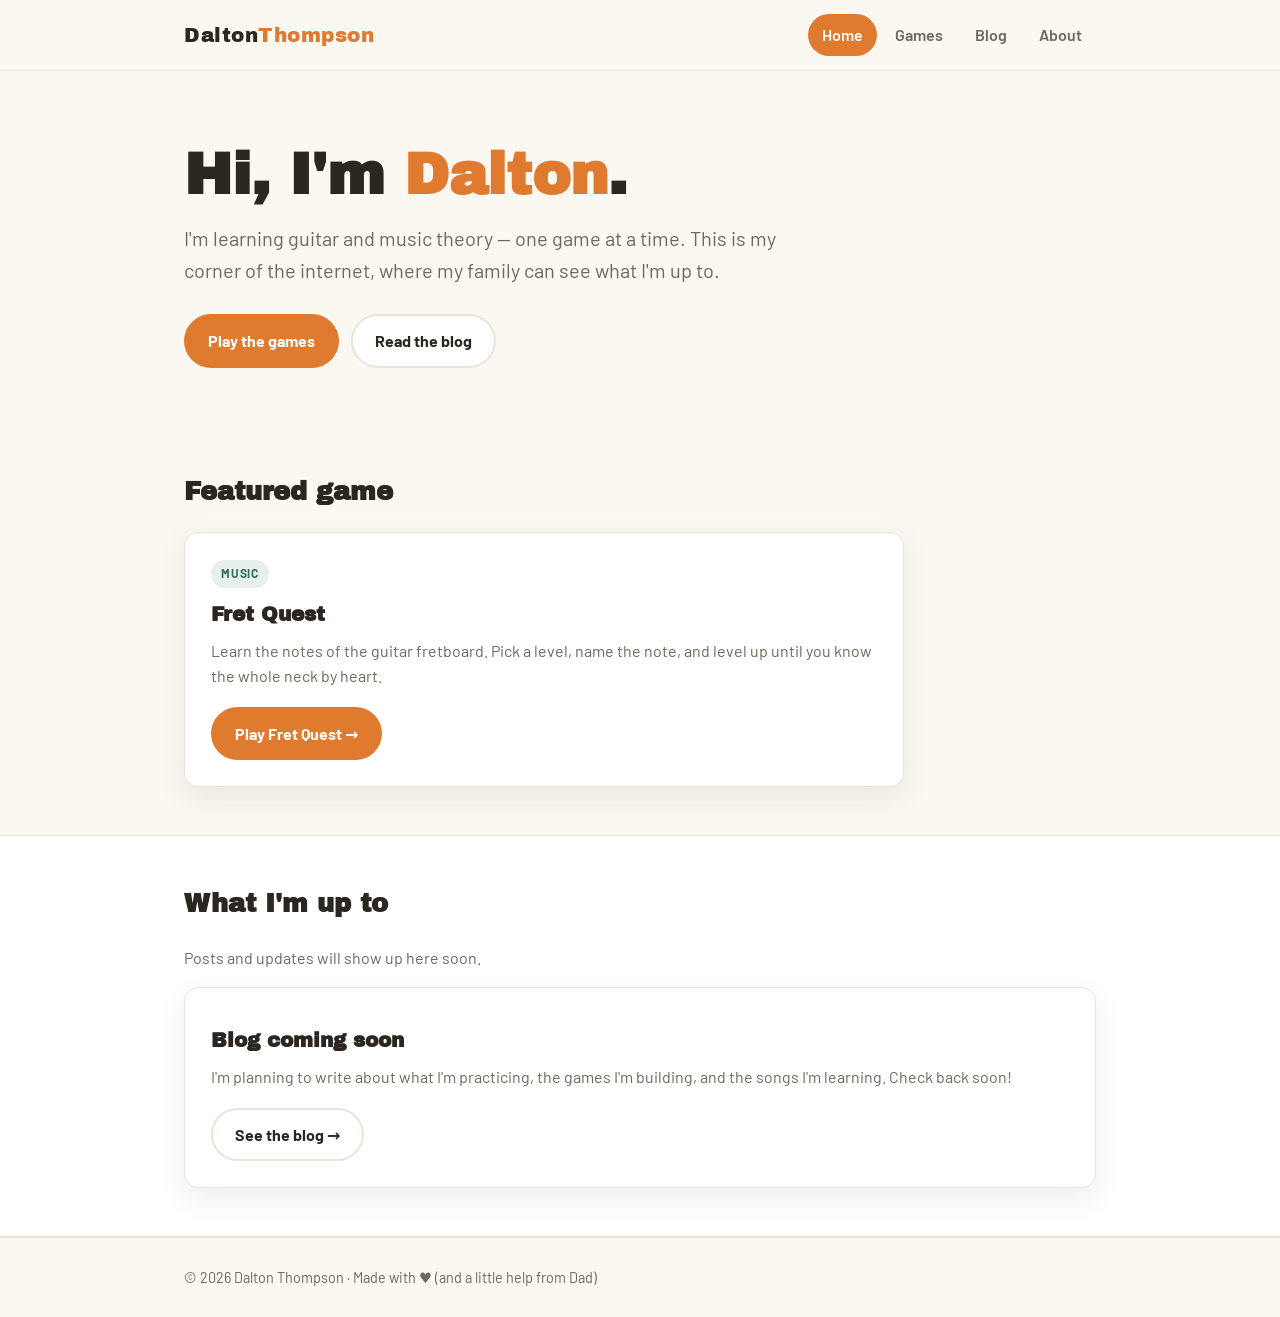
<file: index.html>
<!DOCTYPE html>
<html lang="en">
<head>
  <meta charset="UTF-8" />
  <meta name="viewport" content="width=device-width, initial-scale=1.0" />
  <title>Dalton Thompson — Learning guitar, one game at a time</title>
  <meta name="description" content="The personal site of Dalton Thompson — educational games for learning guitar and music theory, plus a blog." />
  <link rel="preconnect" href="https://fonts.googleapis.com" />
  <link rel="preconnect" href="https://fonts.gstatic.com" crossorigin />
  <link href="https://fonts.googleapis.com/css2?family=Archivo+Black&family=Barlow:wght@400;500;600;700&display=swap" rel="stylesheet" />
  <link rel="stylesheet" href="assets/css/style.css" />
</head>
<body>
  <header class="site-header">
    <div class="container nav-wrap">
      <a class="brand" href="index.html">Dalton<span>Thompson</span></a>
      <nav class="nav" aria-label="Main">
        <a href="index.html" class="active">Home</a>
        <a href="games.html">Games</a>
        <a href="blog.html">Blog</a>
        <a href="about.html">About</a>
      </nav>
    </div>
  </header>

  <main>
    <section class="hero">
      <div class="container">
        <h1>Hi, I'm <span class="accent">Dalton</span>.</h1>
        <p class="lead">I'm learning guitar and music theory — one game at a time. This is my corner of the internet, where my family can see what I'm up to.</p>
        <div class="hero-actions">
          <a class="btn btn-primary" href="games.html">Play the games</a>
          <a class="btn btn-ghost" href="blog.html">Read the blog</a>
        </div>
      </div>
    </section>

    <section class="section">
      <div class="container">
        <h2 class="section-title">Featured game</h2>
        <div class="card card-featured">
          <div class="card-body">
            <span class="tag">Music</span>
            <h3>Fret Quest</h3>
            <p>Learn the notes of the guitar fretboard. Pick a level, name the note, and level up until you know the whole neck by heart.</p>
            <a class="btn btn-primary" href="fret-quest.html">Play Fret Quest →</a>
          </div>
        </div>
      </div>
    </section>

    <section class="section section-alt">
      <div class="container">
        <h2 class="section-title">What I'm up to</h2>
        <p class="muted">Posts and updates will show up here soon.</p>
        <div class="card">
          <div class="card-body">
            <h3>Blog coming soon</h3>
            <p>I'm planning to write about what I'm practicing, the games I'm building, and the songs I'm learning. Check back soon!</p>
            <a class="btn btn-ghost" href="blog.html">See the blog →</a>
          </div>
        </div>
      </div>
    </section>
  </main>

  <footer class="site-footer">
    <div class="container">
      <p>&copy; 2026 Dalton Thompson · Made with ♥ (and a little help from Dad)</p>
    </div>
  </footer>
</body>
</html>
</file>
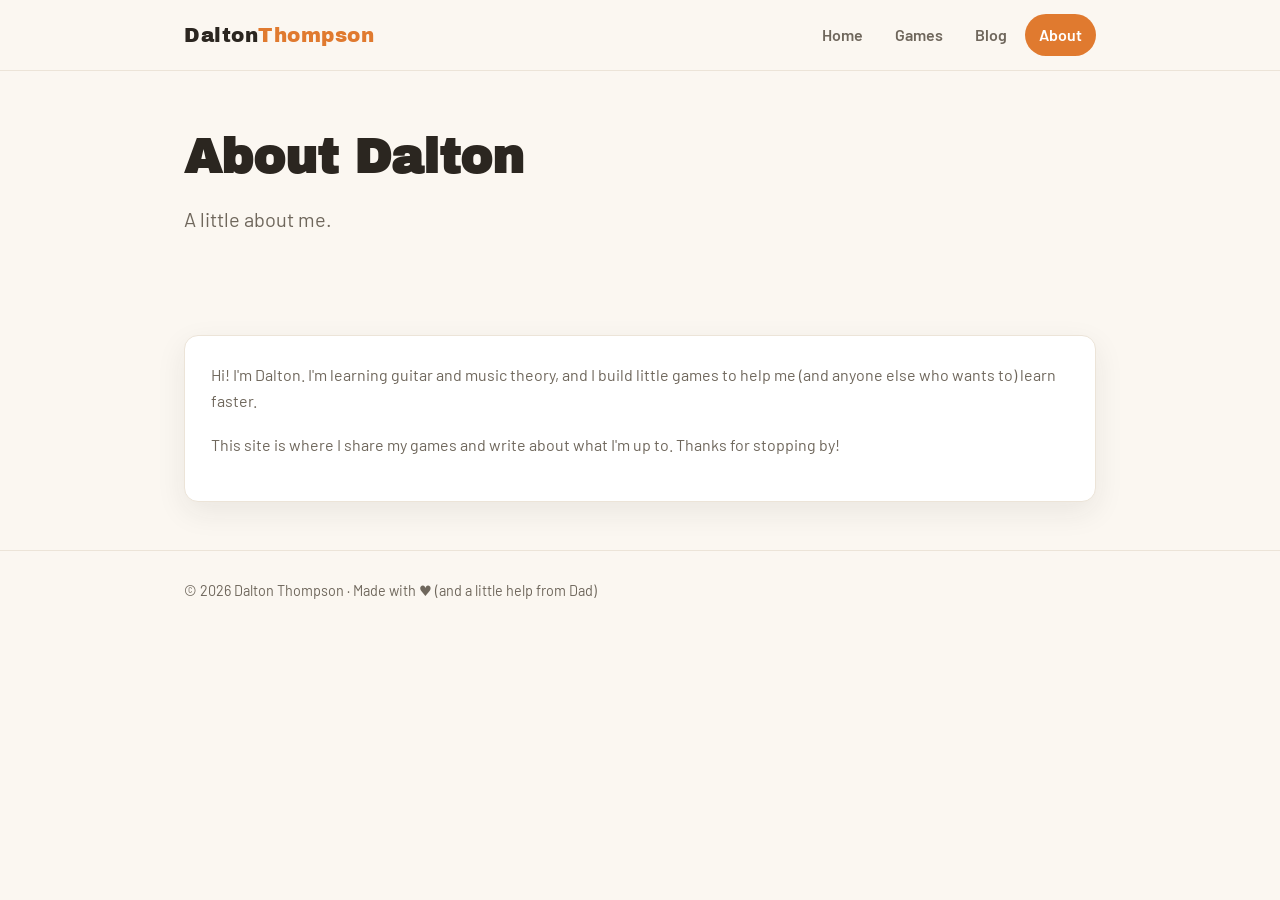
<file: about.html>
<!DOCTYPE html>
<html lang="en">
<head>
  <meta charset="UTF-8" />
  <meta name="viewport" content="width=device-width, initial-scale=1.0" />
  <title>About — Dalton Thompson</title>
  <meta name="description" content="About Dalton Thompson." />
  <link rel="preconnect" href="https://fonts.googleapis.com" />
  <link rel="preconnect" href="https://fonts.gstatic.com" crossorigin />
  <link href="https://fonts.googleapis.com/css2?family=Archivo+Black&family=Barlow:wght@400;500;600;700&display=swap" rel="stylesheet" />
  <link rel="stylesheet" href="assets/css/style.css" />
</head>
<body>
  <header class="site-header">
    <div class="container nav-wrap">
      <a class="brand" href="index.html">Dalton<span>Thompson</span></a>
      <nav class="nav" aria-label="Main">
        <a href="index.html">Home</a>
        <a href="games.html">Games</a>
        <a href="blog.html">Blog</a>
        <a href="about.html" class="active">About</a>
      </nav>
    </div>
  </header>

  <main>
    <section class="page-hero">
      <div class="container">
        <h1>About Dalton</h1>
        <p class="lead">A little about me.</p>
      </div>
    </section>

    <section class="section">
      <div class="container">
        <div class="card">
          <div class="card-body">
            <!-- TODO: Add Dalton's bio here -->
            <p>Hi! I'm Dalton. I'm learning guitar and music theory, and I build little games to help me (and anyone else who wants to) learn faster.</p>
            <p>This site is where I share my games and write about what I'm up to. Thanks for stopping by!</p>
          </div>
        </div>
      </div>
    </section>
  </main>

  <footer class="site-footer">
    <div class="container">
      <p>&copy; 2026 Dalton Thompson · Made with ♥ (and a little help from Dad)</p>
    </div>
  </footer>
</body>
</html>
</file>
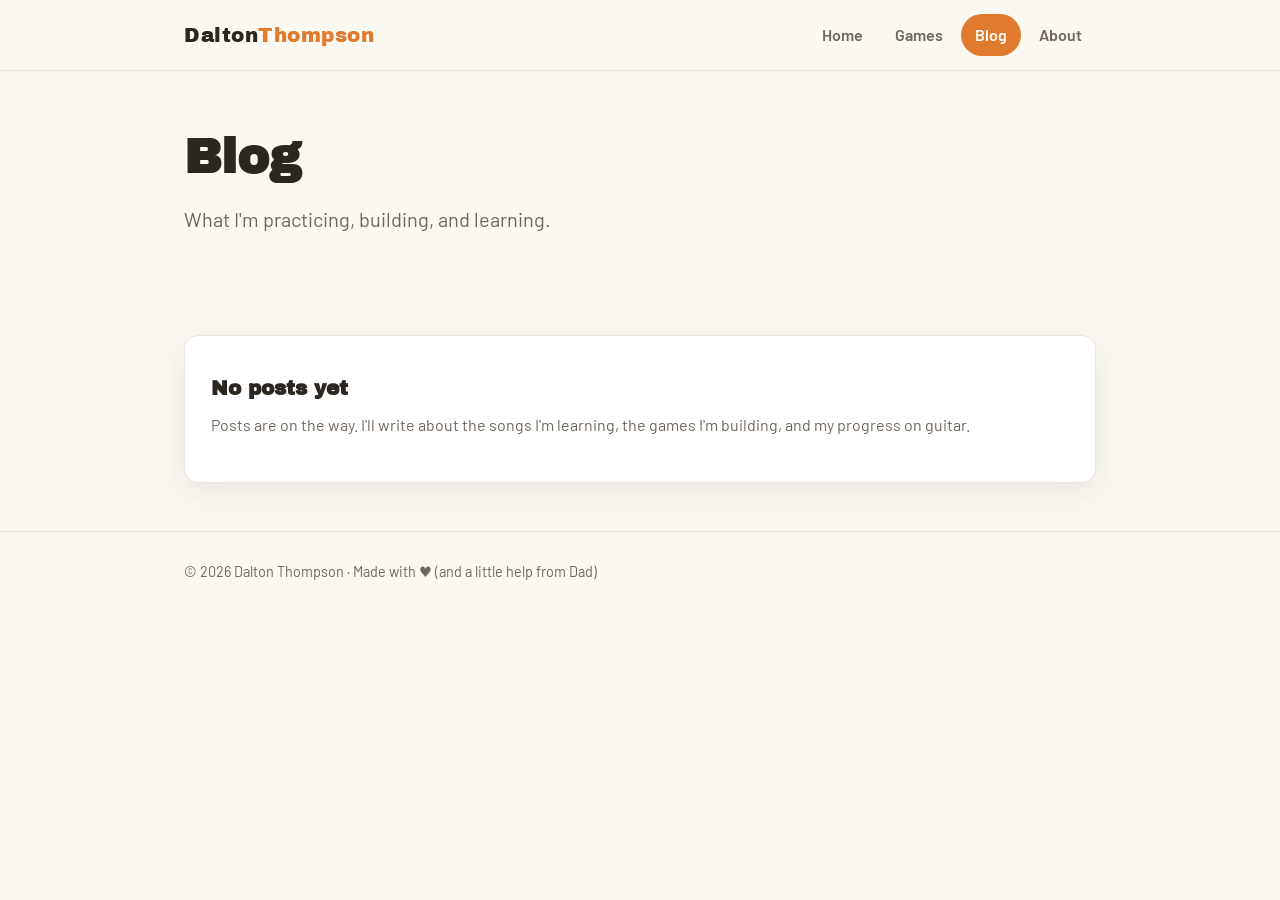
<file: blog.html>
<!DOCTYPE html>
<html lang="en">
<head>
  <meta charset="UTF-8" />
  <meta name="viewport" content="width=device-width, initial-scale=1.0" />
  <title>Blog — Dalton Thompson</title>
  <meta name="description" content="Posts and updates from Dalton." />
  <link rel="preconnect" href="https://fonts.googleapis.com" />
  <link rel="preconnect" href="https://fonts.gstatic.com" crossorigin />
  <link href="https://fonts.googleapis.com/css2?family=Archivo+Black&family=Barlow:wght@400;500;600;700&display=swap" rel="stylesheet" />
  <link rel="stylesheet" href="assets/css/style.css" />
</head>
<body>
  <header class="site-header">
    <div class="container nav-wrap">
      <a class="brand" href="index.html">Dalton<span>Thompson</span></a>
      <nav class="nav" aria-label="Main">
        <a href="index.html">Home</a>
        <a href="games.html">Games</a>
        <a href="blog.html" class="active">Blog</a>
        <a href="about.html">About</a>
      </nav>
    </div>
  </header>

  <main>
    <section class="page-hero">
      <div class="container">
        <h1>Blog</h1>
        <p class="lead">What I'm practicing, building, and learning.</p>
      </div>
    </section>

    <section class="section">
      <div class="container">
        <div class="card">
          <div class="card-body">
            <h3>No posts yet</h3>
            <p>Posts are on the way. I'll write about the songs I'm learning, the games I'm building, and my progress on guitar.</p>
          </div>
        </div>
      </div>
    </section>
  </main>

  <footer class="site-footer">
    <div class="container">
      <p>&copy; 2026 Dalton Thompson · Made with ♥ (and a little help from Dad)</p>
    </div>
  </footer>
</body>
</html>
</file>
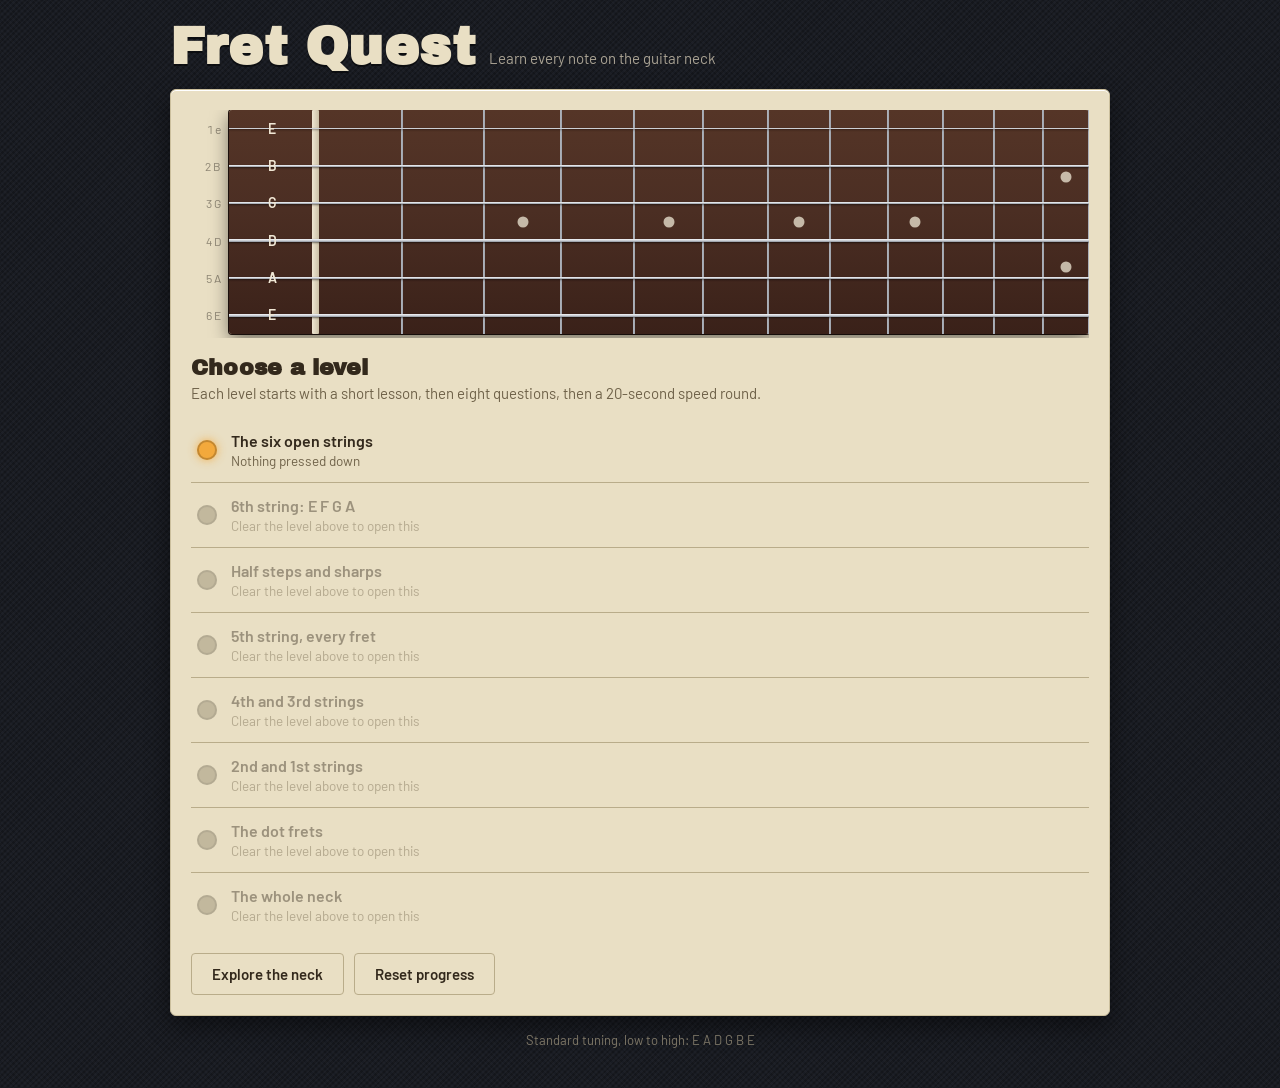
<file: fret-quest.html>
<!DOCTYPE html>
<html lang="en">
<head>
<meta charset="utf-8">
<meta name="viewport" content="width=device-width, initial-scale=1">
<title>Fret Quest</title>
<link rel="preconnect" href="https://fonts.googleapis.com">
<link rel="preconnect" href="https://fonts.gstatic.com" crossorigin>
<link href="https://fonts.googleapis.com/css2?family=Archivo+Black&family=Barlow:wght@400;500;600&display=swap" rel="stylesheet">
<style>
  :root{
    --tolex:#191c23;
    --tolex-2:#22262f;
    --panel:#e9dfc4;
    --panel-ink:#33291c;
    --panel-line:#b9ac8a;
    --board:#4b2e23;
    --board-deep:#3a2119;
    --fretwire:#c8ccd4;
    --string:#d8dbe0;
    --inlay:#efe8d6;
    --jewel:#f3a93c;
    --go:#74b95a;
    --red:#d6503f;
    --display:"Archivo Black", Impact, "Franklin Gothic Bold", "Arial Narrow", sans-serif;
    --body:"Barlow", "Avenir Next", "Segoe UI", system-ui, sans-serif;
  }
  *{box-sizing:border-box}
  html,body{margin:0;padding:0}
  body{
    font-family:var(--body);
    background:var(--tolex);
    background-image:
      repeating-linear-gradient(45deg, rgba(255,255,255,.018) 0 2px, transparent 2px 4px),
      repeating-linear-gradient(-45deg, rgba(0,0,0,.22) 0 2px, transparent 2px 4px);
    color:var(--panel);
    min-height:100vh;
    padding:18px 14px 40px;
    -webkit-text-size-adjust:100%;
  }
  .wrap{max-width:940px;margin:0 auto}

  /* ---------- masthead ---------- */
  .mast{display:flex;align-items:baseline;gap:14px;flex-wrap:wrap;margin-bottom:14px}
  .mast h1{
    font-family:var(--display);
    font-size:clamp(30px,7vw,52px);
    letter-spacing:.01em;
    margin:0;color:var(--panel);
    text-shadow:0 2px 0 rgba(0,0,0,.5);
  }
  .mast p{margin:0;color:#a9a293;font-size:15px}

  /* ---------- panel ---------- */
  .panel{
    background:var(--panel);
    color:var(--panel-ink);
    border-radius:6px;
    padding:20px;
    box-shadow:0 1px 0 #fff inset, 0 10px 24px rgba(0,0,0,.45);
    border:1px solid #cbbf9d;
  }
  .panel h2{font-family:var(--display);font-size:22px;margin:0 0 4px;letter-spacing:.01em}
  .panel .sub{margin:0 0 16px;color:#6f6249;font-size:15px}

  /* ---------- level list ---------- */
  .levels{list-style:none;margin:0;padding:0}
  .levels li + li{border-top:1px solid var(--panel-line)}
  .lvl{
    width:100%;display:flex;align-items:center;gap:14px;
    background:none;border:0;padding:13px 6px;text-align:left;
    font:inherit;color:inherit;cursor:pointer;border-radius:4px;
  }
  .lvl:hover:not(:disabled){background:rgba(0,0,0,.05)}
  .lvl:disabled{cursor:default;opacity:.42}
  .jewel{
    width:20px;height:20px;border-radius:50%;flex:none;
    background:#8d8368;
    box-shadow:0 0 0 2px rgba(0,0,0,.25) inset;
  }
  .jewel.lit{background:var(--jewel);box-shadow:0 0 0 2px rgba(0,0,0,.2) inset,0 0 10px rgba(243,169,60,.85)}
  .jewel.done{background:var(--go);box-shadow:0 0 0 2px rgba(0,0,0,.2) inset,0 0 10px rgba(116,185,90,.7)}
  .lvl-text{flex:1;min-width:0}
  .lvl-name{font-weight:600;font-size:16px}
  .lvl-note{font-size:13.5px;color:#6f6249}
  .stars{font-size:14px;letter-spacing:2px;color:var(--jewel);flex:none}
  .stars .off{color:#c3b795}

  /* ---------- buttons ---------- */
  .btn{
    font:inherit;font-weight:600;font-size:15px;
    padding:11px 20px;border-radius:4px;cursor:pointer;
    border:1px solid #2b2317;background:#33291c;color:var(--panel);
  }
  .btn:hover{background:#453824}
  .btn.light{background:transparent;color:var(--panel-ink);border-color:var(--panel-line)}
  .btn.light:hover{background:rgba(0,0,0,.06)}
  .btn.amber{background:var(--jewel);color:#3a2a10;border-color:#c2831f}
  .btn.amber:hover{background:#f7bb5c}
  .row{display:flex;gap:10px;flex-wrap:wrap;margin-top:16px}
  :focus-visible{outline:3px solid var(--jewel);outline-offset:2px}

  /* ---------- neck ---------- */
  .neck-scroll{overflow-x:auto;overflow-y:hidden;padding-bottom:4px}
  .neck-wrap{display:flex;gap:8px;align-items:stretch;margin:0 auto}
  .snames{display:flex;flex-direction:column;flex:none;width:30px}
  .snames span{
    flex:1;display:flex;align-items:center;justify-content:flex-end;
    font-size:12px;color:#8e8674;font-variant-numeric:tabular-nums;
  }
  .neck{
    position:relative;flex:1;height:clamp(168px,33vw,224px);
    background:linear-gradient(180deg,#553527 0%,var(--board) 45%,var(--board-deep) 100%);
    border-radius:3px;
    box-shadow:0 6px 18px rgba(0,0,0,.5), 0 0 0 1px #241611;
  }
  .fretwire{position:absolute;top:0;bottom:0;width:2px;background:linear-gradient(90deg,#8e939c,var(--fretwire),#7f848d)}
  .nut{position:absolute;top:0;bottom:0;width:7px;background:linear-gradient(90deg,#efe6d2,#cbc0a6);border-radius:1px}
  .inlay{position:absolute;width:11px;height:11px;border-radius:50%;background:var(--inlay);opacity:.75;transform:translate(-50%,-50%);pointer-events:none}
  .stringline{position:absolute;left:0;right:0;background:linear-gradient(180deg,#f2f4f7,var(--string) 40%,#8d929b);pointer-events:none;box-shadow:0 1px 2px rgba(0,0,0,.5)}
  .cell{
    position:absolute;background:transparent;border:0;padding:0;margin:0;
    cursor:pointer;color:#fff;font:inherit;font-weight:600;
    display:flex;align-items:center;justify-content:center;
  }
  .neck.static .cell{cursor:default}
  .dotmark{
    width:min(30px,74%);aspect-ratio:1;border-radius:50%;
    display:flex;align-items:center;justify-content:center;
    font-size:13px;line-height:1;opacity:0;transform:scale(.6);
    transition:opacity .13s, transform .13s;
  }
  @media (prefers-reduced-motion:reduce){.dotmark{transition:none}}
  .cell:hover .dotmark{opacity:.3;transform:scale(1);background:#fff}
  .neck.static .cell:hover .dotmark{opacity:0}
  .cell.open .dotmark{background:none;opacity:1;transform:none;color:#f0e7d5;font-size:14px}
  .cell.on .dotmark{opacity:1;transform:scale(1);background:#fff;color:#2a1a12}
  .cell.target .dotmark{opacity:1;transform:scale(1);background:var(--jewel);color:#3a2a10;box-shadow:0 0 14px rgba(243,169,60,.9)}
  .cell.good .dotmark{opacity:1;transform:scale(1);background:var(--go);color:#123008;box-shadow:0 0 14px rgba(116,185,90,.8)}
  .cell.bad .dotmark{opacity:1;transform:scale(1);background:var(--red);color:#fff;animation:nudge .3s}
  .cell.alt .dotmark{opacity:1;transform:scale(1);background:rgba(116,185,90,.28);color:#eafce2;box-shadow:0 0 0 2px var(--go) inset}
  @keyframes nudge{0%,100%{translate:0}25%{translate:-4px}75%{translate:4px}}
  @media (prefers-reduced-motion:reduce){.cell.bad .dotmark{animation:none}}

  /* ---------- play HUD ---------- */
  .hud{display:flex;align-items:center;gap:12px;flex-wrap:wrap;margin-bottom:12px}
  .hud .where{font-weight:600;font-size:15px;flex:1;min-width:140px}
  .pips{display:flex;gap:5px}
  .pip{width:9px;height:9px;border-radius:50%;background:#c3b795}
  .pip.hit{background:var(--go)}
  .pip.miss{background:var(--red)}
  .pip.now{background:var(--jewel);box-shadow:0 0 8px rgba(243,169,60,.8)}
  .tally{font-weight:600;font-variant-numeric:tabular-nums}

  .ask{
    font-family:var(--display);font-size:clamp(21px,4.6vw,30px);
    margin:14px 0 4px;line-height:1.15;
  }
  .ask small{font-family:var(--body);font-weight:500;font-size:15px;display:block;color:#6f6249;margin-top:5px;letter-spacing:0}
  .verdict{min-height:24px;font-weight:600;font-size:16px;margin:8px 0 0}
  .verdict.good{color:#3d7a26}
  .verdict.bad{color:#a83527}

  .choices{display:flex;gap:10px;flex-wrap:wrap;margin-top:14px}
  .choice{
    font:inherit;font-weight:600;font-size:19px;min-width:66px;
    padding:13px 16px;cursor:pointer;
    background:#33291c;color:var(--panel);border:1px solid #2b2317;border-radius:4px;
  }
  .choice:hover:not(:disabled){background:#453824}
  .choice.good{background:var(--go);color:#12300a;border-color:#4d8c36}
  .choice.bad{background:var(--red);color:#fff;border-color:#a83527}
  .choice:disabled{cursor:default}

  .timerbar{height:8px;background:#cfc3a2;border-radius:4px;overflow:hidden;margin-top:12px}
  .timerbar i{display:block;height:100%;background:var(--jewel);width:100%}

  .lesson ul{margin:0 0 4px;padding-left:20px;line-height:1.65}
  .lesson li{margin-bottom:6px}
  .lesson b{background:rgba(243,169,60,.35);padding:0 3px;border-radius:2px}

  .bigscore{font-family:var(--display);font-size:44px;margin:6px 0}
  .starline{font-size:34px;letter-spacing:6px;color:var(--jewel)}
  .starline .off{color:#c3b795}
  .hidden{display:none !important}
  footer{margin-top:16px;color:#7d7666;font-size:13px;text-align:center}
</style>
</head>
<body>
<div class="wrap">

  <div class="mast">
    <h1>Fret Quest</h1>
    <p>Learn every note on the guitar neck</p>
  </div>

  <!-- MAP -->
  <section id="screen-map" class="panel">
    <div id="mapNeck" style="margin-bottom:18px"></div>
    <h2>Choose a level</h2>
    <p class="sub">Each level starts with a short lesson, then eight questions, then a 20-second speed round.</p>
    <ul class="levels" id="levelList"></ul>
    <div class="row">
      <button class="btn light" id="btnExplore">Explore the neck</button>
      <button class="btn light" id="btnReset">Reset progress</button>
    </div>
  </section>

  <!-- LESSON -->
  <section id="screen-lesson" class="panel hidden">
    <h2 id="lessonTitle"></h2>
    <p class="sub" id="lessonSub"></p>
    <div class="lesson" id="lessonBody"></div>
    <div id="lessonNeck" style="margin-top:16px"></div>
    <div class="row">
      <button class="btn amber" id="btnStartQs">Start the questions</button>
      <button class="btn light" id="btnLessonBack">Back to levels</button>
    </div>
  </section>

  <!-- PLAY -->
  <section id="screen-play" class="panel hidden">
    <div class="hud">
      <span class="where" id="playWhere"></span>
      <span class="pips" id="pips"></span>
      <span class="tally" id="tally"></span>
    </div>
    <p class="ask" id="ask"></p>
    <div id="playNeck"></div>
    <div class="choices" id="choices"></div>
    <p class="verdict" id="verdict"></p>
    <div class="timerbar hidden" id="timerbar"><i id="timerfill"></i></div>
    <div class="row">
      <button class="btn light" id="btnHint">Hint</button>
      <button class="btn light" id="btnQuit">Leave level</button>
    </div>
  </section>

  <!-- RESULT -->
  <section id="screen-result" class="panel hidden">
    <h2 id="resTitle"></h2>
    <p class="sub" id="resSub"></p>
    <div class="starline" id="resStars"></div>
    <div class="bigscore" id="resScore"></div>
    <p id="resDetail" style="color:#6f6249;margin:0"></p>
    <div class="row">
      <button class="btn amber" id="btnNext">Next level</button>
      <button class="btn light" id="btnRetry">Play again</button>
      <button class="btn light" id="btnHome">Back to levels</button>
    </div>
  </section>

  <!-- EXPLORE -->
  <section id="screen-explore" class="panel hidden">
    <h2>Explore the neck</h2>
    <p class="sub">Tap anywhere to hear the note and see its name. Nothing is scored here.</p>
    <div id="exploreNeck"></div>
    <p class="ask" id="exploreLabel" style="min-height:38px"></p>
    <div class="row">
      <button class="btn light" id="btnExploreBack">Back to levels</button>
    </div>
  </section>

  <footer>Standard tuning, low to high: E A D G B E</footer>
</div>

<script>
(function(){
"use strict";

/* ============ music model ============ */
var NAMES = ['C','C\u266F','D','D\u266F','E','F','F\u266F','G','G\u266F','A','A\u266F','B'];
/* index 0 = 1st string (high E) ... index 5 = 6th string (low E) */
var OPEN_PC   = [4, 11, 7, 2, 9, 4];
var OPEN_MIDI = [64, 59, 55, 50, 45, 40];
var SLABEL    = ['1 e','2 B','3 G','4 D','5 A','6 E'];
var SWORD     = ['1st string','2nd string','3rd string','4th string','5th string','6th string'];
var ALL = [0,1,2,3,4,5];

function noteAt(s, f){ return NAMES[(OPEN_PC[s] + f) % 12]; }
function isNatural(n){ return n.length === 1; }
function midiAt(s, f){ return OPEN_MIDI[s] + f; }

var FLATS = { 'C\u266F':'D\u266D', 'D\u266F':'E\u266D', 'F\u266F':'G\u266D', 'G\u266F':'A\u266D', 'A\u266F':'B\u266D' };
function flatOf(n){ return FLATS[n] || ''; }
/* "F#" or "F# (also called Gb)" */
function bothNames(n){ return isNatural(n) ? n : n + ' (also called ' + flatOf(n) + ')'; }

/* ============ levels ============ */
var LEVELS = [
  {
    id:'open', name:'The six open strings', note:'Nothing pressed down',
    strings:ALL, frets:[0], maxFret:3, openNames:false, sharps:false,
    lesson:[
      'An open string is a string you play without pressing any fret.',
      'From the thickest string to the thinnest, they are <b>E A D G B E</b>.',
      'Guitarists number them backwards: the thinnest is the 1st string, the thickest is the 6th.',
      'A sentence that sticks: <b>E</b>ddie <b>A</b>te <b>D</b>ynamite, <b>G</b>ood <b>B</b>ye <b>E</b>ddie.'
    ]
  },
  {
    id:'e6', name:'6th string: E F G A', note:'Thickest string, the letter notes',
    strings:[5], frets:[0,1,3,5], maxFret:5, openNames:true, sharps:false,
    lesson:[
      'On the thickest string, open is <b>E</b>.',
      'One fret up is <b>F</b> \u2014 E and F are neighbours with nothing in between.',
      'Fret 3 is <b>G</b>, fret 5 is <b>A</b>.',
      'This string is where power chords and riffs usually start, so it is worth knowing cold.'
    ]
  },
  {
    id:'half', name:'Half steps and sharps', note:'The frets in between, on the 6th string',
    strings:[5], frets:[0,1,2,3,4,5], maxFret:5, openNames:true, sharps:true,
    lesson:[
      'One fret is one <b>half step</b> \u2014 the smallest move you can make on a guitar.',
      'A <b>sharp</b> (\u266F) is one fret higher than the letter. Fret 2 here is <b>F\u266F</b>, one fret above F.',
      'That same fret is also called <b>G\u266D</b>, one fret below G. Same sound, two names, depending which way you are heading.',
      'There is no note between <b>E and F</b>, or between <b>B and C</b>. Those letters are already neighbours.',
      'So this string reads: E, F, F\u266F, G, G\u266F, A.'
    ]
  },
  {
    id:'a5', name:'5th string, every fret', note:'A A\u266F B C C\u266F D',
    strings:[4], frets:[0,1,2,3,4,5], maxFret:5, openNames:true, sharps:true,
    lesson:[
      'Open is <b>A</b>. Then A\u266F, <b>B</b>, <b>C</b>, C\u266F, <b>D</b> \u2014 one fret each.',
      'Watch fret 2 to fret 3: B straight to C, no sharp between them.',
      'The letters you already know sit at frets 0, 2, 3 and 5. The sharps fill the gaps.'
    ]
  },
  {
    id:'dg', name:'4th and 3rd strings', note:'Every fret up to the 5th',
    strings:[3,2], frets:[0,1,2,3,4,5], maxFret:5, openNames:true, sharps:true,
    lesson:[
      '4th string: <b>D</b>, D\u266F, <b>E</b>, <b>F</b>, F\u266F, <b>G</b>.',
      '3rd string: <b>G</b>, G\u266F, <b>A</b>, A\u266F, <b>B</b>, <b>C</b>.',
      'Fret 5 of the 4th string is G \u2014 the same note as the open 3rd string. That is how you tune by ear.',
      'Both strings hit a no-sharp pair: E to F on one, B to C on the other.'
    ]
  },
  {
    id:'be', name:'2nd and 1st strings', note:'Every fret up to the 5th',
    strings:[1,0], frets:[0,1,2,3,4,5], maxFret:5, openNames:true, sharps:true,
    lesson:[
      '2nd string: <b>B</b>, <b>C</b>, C\u266F, <b>D</b>, D\u266F, <b>E</b>.',
      '1st string: <b>E</b>, <b>F</b>, F\u266F, <b>G</b>, G\u266F, <b>A</b>.',
      'Both start with a one-fret jump, because B\u2013C and E\u2013F have no sharp between them.',
      'The 1st and 6th strings have identical note names, two octaves apart. Learn one, get one free.'
    ]
  },
  {
    id:'dots', name:'The dot frets', note:'Frets 5, 7, 9 and 12, all six strings',
    strings:ALL, frets:[5,7,9,12], maxFret:12, openNames:true, sharps:true,
    lesson:[
      'The dots are landmarks. They sit at frets 3, 5, 7, 9, and a double dot at 12.',
      'Fret 12 is special: every string repeats its open note there, one octave higher.',
      'Plenty of dot notes are sharps \u2014 fret 7 of the 2nd string is F\u266F, fret 9 of the 1st is C\u266F.',
      'Know the dots and you can count one or two frets either side to reach anything else.'
    ]
  },
  {
    id:'whole', name:'The whole neck', note:'All 12 frets, sharps included',
    strings:ALL, frets:[0,1,2,3,4,5,6,7,8,9,10,11,12], maxFret:12, openNames:true, sharps:true,
    lesson:[
      'Everything at once, open string up to the 12th fret.',
      'Most notes appear in several places. Any correct spot counts.',
      'When you are stuck: find the nearest dot, name it, then count half steps.'
    ]
  }
];

/* ============ audio ============ */
var actx = null;
function audio(){
  if(!actx){
    var AC = window.AudioContext || window.webkitAudioContext;
    if(!AC) return null;
    actx = new AC();
  }
  if(actx.state === 'suspended'){ actx.resume(); }
  return actx;
}
/* Karplus-Strong plucked string */
function pluck(midi){
  var c = audio(); if(!c) return;
  var freq = 440 * Math.pow(2, (midi - 69) / 12);
  var sr = c.sampleRate, dur = 1.6;
  var N = Math.round(sr / freq);
  var len = Math.floor(sr * dur);
  var buf = c.createBuffer(1, len, sr);
  var y = buf.getChannelData(0);
  var i;
  for(i = 0; i < N; i++){ y[i] = Math.random() * 2 - 1; }
  var damp = 0.996;
  for(i = N; i < len; i++){ y[i] = damp * 0.5 * (y[i - N] + y[i - N + 1]); }
  var src = c.createBufferSource(); src.buffer = buf;
  var lp = c.createBiquadFilter(); lp.type = 'lowpass'; lp.frequency.value = 3400;
  var g = c.createGain();
  g.gain.setValueAtTime(0.0001, c.currentTime);
  g.gain.exponentialRampToValueAtTime(0.5, c.currentTime + 0.006);
  g.gain.exponentialRampToValueAtTime(0.0001, c.currentTime + dur);
  src.connect(lp); lp.connect(g); g.connect(c.destination);
  src.start();
}
function blip(freqs, type, vol){
  var c = audio(); if(!c) return;
  freqs.forEach(function(f, k){
    var o = c.createOscillator(), g = c.createGain();
    o.type = type; o.frequency.value = f;
    var t = c.currentTime + k * 0.09;
    g.gain.setValueAtTime(0.0001, t);
    g.gain.exponentialRampToValueAtTime(vol, t + 0.01);
    g.gain.exponentialRampToValueAtTime(0.0001, t + 0.22);
    o.connect(g); g.connect(c.destination);
    o.start(t); o.stop(t + 0.25);
  });
}
function sfxGood(){ blip([784, 1175], 'triangle', 0.16); }
function sfxBad(){ blip([146], 'sawtooth', 0.13); }

/* ============ neck rendering ============ */
function scalePos(fret){ return 1 - Math.pow(2, -fret / 12); }

function buildNeck(host, opt){
  var maxFret = opt.maxFret, interactive = !!opt.onPick;
  host.innerHTML = '';
  var scroll = document.createElement('div'); scroll.className = 'neck-scroll';
  var wrap = document.createElement('div'); wrap.className = 'neck-wrap';
  wrap.style.maxWidth = (maxFret <= 5 ? 540 : 900) + 'px';
  wrap.style.minWidth = (maxFret <= 5 ? 0 : 560) + 'px';

  var names = document.createElement('div'); names.className = 'snames';
  for(var s = 0; s < 6; s++){
    var sp = document.createElement('span'); sp.textContent = SLABEL[s]; names.appendChild(sp);
  }
  var neck = document.createElement('div'); neck.className = 'neck' + (interactive ? '' : ' static');

  var openW = 0.1, L = scalePos(maxFret) || 1;
  function leftOf(f){ return f === 0 ? 0 : openW + (scalePos(f - 1) / L) * (1 - openW); }
  function widthOf(f){
    return f === 0 ? openW : ((scalePos(f) - scalePos(f - 1)) / L) * (1 - openW);
  }

  /* inlays */
  [3,5,7,9,12].forEach(function(f){
    if(f > maxFret) return;
    var cx = (leftOf(f) + widthOf(f) / 2) * 100;
    var ys = (f === 12) ? [30, 70] : [50];
    ys.forEach(function(y){
      var d = document.createElement('div'); d.className = 'inlay';
      d.style.left = cx + '%'; d.style.top = y + '%';
      neck.appendChild(d);
    });
  });
  /* nut + fret wires */
  var nut = document.createElement('div'); nut.className = 'nut';
  nut.style.left = 'calc(' + (openW * 100) + '% - 3px)';
  neck.appendChild(nut);
  for(var f = 1; f <= maxFret; f++){
    var w = document.createElement('div'); w.className = 'fretwire';
    w.style.left = 'calc(' + ((leftOf(f) + widthOf(f)) * 100) + '% - 1px)';
    neck.appendChild(w);
  }
  /* strings */
  for(var s2 = 0; s2 < 6; s2++){
    var ln = document.createElement('div'); ln.className = 'stringline';
    ln.style.height = (1 + s2 * 0.45) + 'px';
    ln.style.top = 'calc(' + ((s2 + 0.5) * (100 / 6)) + '% - ' + ((1 + s2 * 0.45) / 2) + 'px)';
    neck.appendChild(ln);
  }
  /* cells */
  var cells = [];
  for(var st = 0; st < 6; st++){
    cells[st] = [];
    for(var fr = 0; fr <= maxFret; fr++){
      var b = document.createElement('button');
      b.className = 'cell';
      b.type = 'button';
      b.style.left = (leftOf(fr) * 100) + '%';
      b.style.width = (widthOf(fr) * 100) + '%';
      b.style.top = (st * (100 / 6)) + '%';
      b.style.height = (100 / 6) + '%';
      b.setAttribute('aria-label', SWORD[st] + ', ' + (fr === 0 ? 'open' : 'fret ' + fr));
      var m = document.createElement('span'); m.className = 'dotmark';
      b.appendChild(m);
      if(!interactive){ b.tabIndex = -1; }
      (function(cs, cf, btn){
        btn.addEventListener('click', function(){ if(opt.onPick) opt.onPick(cs, cf, btn); });
      })(st, fr, b);
      neck.appendChild(b);
      cells[st][fr] = b;
    }
  }
  wrap.appendChild(names); wrap.appendChild(neck);
  scroll.appendChild(wrap); host.appendChild(scroll);
  return { cells: cells, maxFret: maxFret, root: neck };
}

function clearMarks(board){
  if(!board) return;
  board.cells.forEach(function(row){
    row.forEach(function(b){
      b.className = 'cell';
      b.firstChild.textContent = '';
    });
  });
}
function showOpenNames(board){
  for(var s = 0; s < 6; s++){
    var b = board.cells[s][0];
    b.classList.add('open');
    b.firstChild.textContent = noteAt(s, 0);
  }
}
function mark(board, s, f, cls, text){
  var b = board.cells[s] && board.cells[s][f];
  if(!b) return;
  b.classList.remove('open');
  b.classList.add(cls);
  b.firstChild.textContent = text === undefined ? '' : text;
}

/* ============ progress ============ */
var SAVE_KEY = 'fretquest:v1';
var progress = { done: {} };

function saveProgress(){
  try{
    if(window.storage && window.storage.set){
      window.storage.set(SAVE_KEY, JSON.stringify(progress)).catch(function(){});
    }
  }catch(e){}
}
function loadProgress(){
  try{
    if(window.storage && window.storage.get){
      return window.storage.get(SAVE_KEY).then(function(r){
        if(r && r.value){ progress = JSON.parse(r.value) || { done:{} }; }
        if(!progress.done) progress.done = {};
      }).catch(function(){});
    }
  }catch(e){}
  return Promise.resolve();
}

/* ============ screens ============ */
var SCREENS = ['map','lesson','play','result','explore'];
function show(name){
  SCREENS.forEach(function(n){
    document.getElementById('screen-' + n).classList.toggle('hidden', n !== name);
  });
  window.scrollTo({ top: 0, behavior: 'smooth' });
}

/* ============ level map ============ */
function unlocked(i){
  return i === 0 || !!progress.done[LEVELS[i - 1].id];
}
function starStr(n){
  var out = '';
  for(var i = 0; i < 3; i++){ out += i < n ? '\u2605' : '<span class="off">\u2605</span>'; }
  return out;
}
function renderMap(){
  var ul = document.getElementById('levelList');
  ul.innerHTML = '';
  LEVELS.forEach(function(lv, i){
    var li = document.createElement('li');
    var b = document.createElement('button');
    b.className = 'lvl';
    var open = unlocked(i);
    var rec = progress.done[lv.id];
    b.disabled = !open;
    var jcls = rec ? 'jewel done' : (open ? 'jewel lit' : 'jewel');
    b.innerHTML =
      '<span class="' + jcls + '"></span>' +
      '<span class="lvl-text"><span class="lvl-name">' + lv.name + '</span><br>' +
      '<span class="lvl-note">' + (open ? lv.note : 'Clear the level above to open this') + '</span></span>' +
      '<span class="stars">' + (rec ? starStr(rec.stars) : '') + '</span>';
    b.addEventListener('click', function(){ openLesson(i); });
    li.appendChild(b);
    ul.appendChild(li);
  });
}

/* ============ game state ============ */
var G = {
  li: 0, lv: null, board: null,
  qi: 0, total: 8, right: 0, wrong: 0, hinted: false,
  mode: 'find', target: null, locked: false,
  phase: 'quiz', bonusScore: 0, streak: 0, tEnd: 0, tRaf: 0
};

function targetsFor(lv){
  var out = [];
  lv.strings.forEach(function(s){
    lv.frets.forEach(function(f){
      var n = noteAt(s, f);
      if(!lv.sharps && !isNatural(n)) return;
      out.push({ s: s, f: f, n: n });
    });
  });
  return out;
}

function openLesson(i){
  G.li = i; G.lv = LEVELS[i];
  document.getElementById('lessonTitle').textContent = G.lv.name;
  document.getElementById('lessonSub').textContent = G.lv.note;
  var ul = '<ul>' + G.lv.lesson.map(function(t){ return '<li>' + t + '</li>'; }).join('') + '</ul>';
  document.getElementById('lessonBody').innerHTML = ul;
  var lb = buildNeck(document.getElementById('lessonNeck'), { maxFret: G.lv.maxFret });
  targetsFor(G.lv).forEach(function(t){ mark(lb, t.s, t.f, 'on', t.n); });
  show('lesson');
}

function startLevel(){
  G.qi = 0; G.right = 0; G.wrong = 0; G.bonusScore = 0; G.streak = 0;
  G.marks = []; G.target = null;
  G.phase = 'quiz';
  document.getElementById('timerbar').classList.add('hidden');
  document.getElementById('btnHint').classList.remove('hidden');
  document.getElementById('playWhere').textContent = G.lv.name;
  G.board = buildNeck(document.getElementById('playNeck'), {
    maxFret: G.lv.maxFret,
    onPick: onPick
  });
  show('play');
  nextQuestion();
}

function renderPips(){
  var el = document.getElementById('pips');
  if(G.phase === 'bonus'){ el.innerHTML = ''; return; }
  var html = '';
  for(var i = 0; i < G.total; i++){
    var c = 'pip';
    if(i < G.qi) c += (G.marks[i] ? ' hit' : ' miss');
    else if(i === G.qi) c += ' now';
    html += '<span class="' + c + '"></span>';
  }
  el.innerHTML = html;
}
G.marks = [];

function pick(arr){ return arr[Math.floor(Math.random() * arr.length)]; }

function nextQuestion(){
  var lv = G.lv;
  if(G.phase === 'done') return;
  if(G.phase === 'quiz' && G.qi >= G.total){ startBonus(); return; }
  G.locked = false; G.hinted = false;
  clearMarks(G.board);
  if(lv.openNames) showOpenNames(G.board);
  document.getElementById('verdict').textContent = '';
  document.getElementById('verdict').className = 'verdict';
  document.getElementById('choices').innerHTML = '';

  var pool = targetsFor(lv);
  var t = pick(pool);
  var guard = 0;
  while(G.target && t.s === G.target.s && t.f === G.target.f && guard++ < 12){ t = pick(pool); }
  G.target = t;

  /* bonus round is always find-the-note; quiz alternates */
  G.mode = (G.phase === 'bonus') ? 'find' : (G.qi % 2 === 0 ? 'find' : 'name');

  var askEl = document.getElementById('ask');
  if(G.mode === 'find'){
    var where = (lv.strings.length === 1)
      ? 'on the ' + SWORD[lv.strings[0]].replace(' string', '') + ' string'
      : 'anywhere you can';
    var alsoTxt = isNatural(t.n) ? '' : 'Also called ' + flatOf(t.n) + '. ';
    askEl.innerHTML = 'Find ' + t.n + '<small>' + alsoTxt + 'Tap it ' + where + '.</small>';
    var freebie = allSpotsFor(t.n).some(function(x){ return x.f === 0; });
    if(lv.openNames && freebie){
      /* the printed open-string letter would just hand over the answer */
      clearMarks(G.board);
    }
  }else{
    mark(G.board, t.s, t.f, 'target', '?');
    askEl.innerHTML = 'What note is this?<small>' + SWORD[t.s] + ', ' + (t.f === 0 ? 'open' : 'fret ' + t.f) + '.</small>';
    buildChoices(t);
  }
  document.getElementById('tally').textContent =
    G.phase === 'bonus' ? (G.bonusScore + ' pts') : (G.right + ' of ' + G.total);
  renderPips();
}

function buildChoices(t){
  var lv = G.lv;
  var poolNames = {};
  targetsFor(lv).forEach(function(x){ poolNames[x.n] = 1; });
  var others = Object.keys(poolNames).filter(function(n){ return n !== t.n; });
  var extra = ['A','B','C','D','E','F','G'].filter(function(n){ return n !== t.n && others.indexOf(n) < 0; });
  while(others.length < 3 && extra.length){ others.push(extra.shift()); }
  others.sort(function(){ return Math.random() - 0.5; });
  var opts = others.slice(0, 3).concat([t.n]);
  opts.sort(function(){ return Math.random() - 0.5; });

  var box = document.getElementById('choices');
  box.innerHTML = '';
  opts.forEach(function(n){
    var b = document.createElement('button');
    b.className = 'choice'; b.type = 'button'; b.textContent = n;
    b.addEventListener('click', function(){ answerName(n, b); });
    box.appendChild(b);
  });
}

function allSpotsFor(noteName){
  return targetsFor(G.lv).filter(function(x){ return x.n === noteName; });
}

function onPick(s, f, btn){
  if(G.mode !== 'find' || G.locked) return;
  var lv = G.lv;
  var inScope = lv.strings.indexOf(s) >= 0 && lv.frets.indexOf(f) >= 0;
  var correct = inScope && noteAt(s, f) === G.target.n;
  G.locked = true;
  pluck(midiAt(s, f));
  if(correct){
    mark(G.board, s, f, 'good', G.target.n);
    var alts = allSpotsFor(G.target.n).filter(function(x){ return !(x.s === s && x.f === f); });
    alts.forEach(function(x){ mark(G.board, x.s, x.f, 'alt', x.n); });
    resolve(true, alts.length ? G.target.n + ' is also here' : 'Yes — that is ' + bothNames(G.target.n));
  }else{
    mark(G.board, s, f, 'bad', noteAt(s, f));
    var right = allSpotsFor(G.target.n);
    right.forEach(function(x){ mark(G.board, x.s, x.f, 'good', x.n); });
    resolve(false, 'That one is ' + noteAt(s, f) + '. ' + G.target.n + ' is highlighted.');
  }
}

function answerName(n, btn){
  if(G.locked) return;
  G.locked = true;
  pluck(midiAt(G.target.s, G.target.f));
  var correct = n === G.target.n;
  var kids = document.getElementById('choices').children;
  for(var i = 0; i < kids.length; i++){
    kids[i].disabled = true;
    if(kids[i].textContent === G.target.n) kids[i].classList.add('good');
  }
  if(!correct) btn.classList.add('bad');
  mark(G.board, G.target.s, G.target.f, correct ? 'good' : 'bad', G.target.n);
  resolve(correct, correct ? 'Yes — that is ' + bothNames(G.target.n) : 'It is ' + bothNames(G.target.n) + '.');
}

function resolve(correct, msg){
  var v = document.getElementById('verdict');
  v.textContent = msg;
  v.className = 'verdict ' + (correct ? 'good' : 'bad');
  if(correct){ sfxGood(); } else { sfxBad(); }

  if(G.phase === 'bonus'){
    if(correct){
      G.streak++;
      G.bonusScore += 10 + (G.streak >= 3 ? 5 : 0);
      if(G.streak >= 3) v.textContent = msg + '  \u00b7  streak ' + G.streak;
    }else{
      G.streak = 0;
    }
    document.getElementById('tally').textContent = G.bonusScore + ' pts';
    setTimeout(function(){ if(G.phase === 'bonus') nextQuestion(); }, correct ? 620 : 1100);
    return;
  }

  G.marks[G.qi] = correct && !G.hinted;
  if(correct){ G.right++; } else { G.wrong++; }
  G.qi++;
  renderPips();
  document.getElementById('tally').textContent = G.right + ' of ' + G.total;
  setTimeout(nextQuestion, correct ? 900 : 1700);
}

/* ---- hint ---- */
document.getElementById('btnHint').addEventListener('click', function(){
  if(G.locked || G.phase === 'bonus') return;
  G.hinted = true;
  if(G.mode === 'find'){
    var spots = allSpotsFor(G.target.n);
    spots.forEach(function(x){ mark(G.board, x.s, x.f, 'on', ''); });
    setTimeout(function(){
      if(G.locked) return;
      spots.forEach(function(x){
        var b = G.board.cells[x.s][x.f];
        b.className = 'cell'; b.firstChild.textContent = '';
      });
      if(G.lv.openNames) showOpenNames(G.board);
    }, 1200);
    document.getElementById('verdict').textContent = 'There it is — remember the shape.';
    document.getElementById('verdict').className = 'verdict';
  }else{
    var kids = document.getElementById('choices').children, removed = 0;
    for(var i = 0; i < kids.length && removed < 2; i++){
      if(kids[i].textContent !== G.target.n && !kids[i].disabled){
        kids[i].disabled = true; kids[i].style.opacity = .35; removed++;
      }
    }
    document.getElementById('verdict').textContent = 'Two wrong answers removed.';
  }
});

/* ---- bonus round ---- */
function startBonus(){
  G.phase = 'bonus'; G.bonusScore = 0; G.streak = 0;
  document.getElementById('btnHint').classList.add('hidden');
  document.getElementById('timerbar').classList.remove('hidden');
  document.getElementById('playWhere').textContent = G.lv.name + ' — speed round';
  var v = document.getElementById('verdict');
  v.textContent = 'Twenty seconds. Find as many as you can.';
  v.className = 'verdict';
  G.tEnd = Date.now() + 20000;
  tick();
  setTimeout(nextQuestion, 900);
}
function tick(){
  var left = G.tEnd - Date.now();
  var pct = Math.max(0, Math.min(100, (left / 20000) * 100));
  document.getElementById('timerfill').style.width = pct + '%';
  if(left <= 0 || G.phase !== 'bonus'){
    if(G.phase === 'bonus') finishLevel();
    return;
  }
  G.tRaf = requestAnimationFrame(tick);
}

function finishLevel(){
  G.phase = 'done';
  cancelAnimationFrame(G.tRaf);
  var missed = G.total - G.right;
  var stars = missed <= 1 ? 3 : (missed <= 3 ? 2 : 1);
  var score = G.right * 20 + G.bonusScore;
  var prev = progress.done[G.lv.id];
  if(!prev || score > prev.score || stars > prev.stars){
    progress.done[G.lv.id] = { stars: Math.max(stars, prev ? prev.stars : 0), score: Math.max(score, prev ? prev.score : 0) };
    saveProgress();
  }
  document.getElementById('resTitle').textContent = G.lv.name + ' cleared';
  document.getElementById('resSub').textContent =
    stars === 3 ? 'Clean run. You know this one.' :
    stars === 2 ? 'Solid. A couple of slips.' :
                  'Getting there — try the level once more.';
  document.getElementById('resStars').innerHTML = starStr(stars);
  document.getElementById('resScore').textContent = score + ' points';
  document.getElementById('resDetail').textContent =
    G.right + ' of ' + G.total + ' questions right, plus ' + G.bonusScore + ' from the speed round.';
  document.getElementById('btnNext').classList.toggle('hidden', G.li >= LEVELS.length - 1);
  renderMap();
  show('result');
}

/* ============ explore ============ */
function openExplore(){
  var lab = document.getElementById('exploreLabel');
  lab.textContent = '';
  var b = buildNeck(document.getElementById('exploreNeck'), {
    maxFret: 12,
    onPick: function(s, f){
      clearMarks(b); showOpenNames(b);
      mark(b, s, f, 'on', noteAt(s, f));
      pluck(midiAt(s, f));
      var n = noteAt(s, f);
      lab.innerHTML = (isNatural(n) ? n : n + ' / ' + flatOf(n)) +
        '<small>' + SWORD[s] + ', ' + (f === 0 ? 'open string' : 'fret ' + f) + '</small>';
    }
  });
  showOpenNames(b);
  show('explore');
}

/* ============ wiring ============ */
document.getElementById('btnStartQs').addEventListener('click', startLevel);
document.getElementById('btnLessonBack').addEventListener('click', function(){ renderMap(); show('map'); });
document.getElementById('btnQuit').addEventListener('click', function(){
  G.phase = 'done'; cancelAnimationFrame(G.tRaf); renderMap(); show('map');
});
document.getElementById('btnHome').addEventListener('click', function(){ renderMap(); show('map'); });
document.getElementById('btnRetry').addEventListener('click', function(){ openLesson(G.li); });
document.getElementById('btnNext').addEventListener('click', function(){
  if(G.li < LEVELS.length - 1) openLesson(G.li + 1);
});
document.getElementById('btnExplore').addEventListener('click', openExplore);
document.getElementById('btnExploreBack').addEventListener('click', function(){ renderMap(); show('map'); });
document.getElementById('btnReset').addEventListener('click', function(){
  progress = { done: {} }; saveProgress(); renderMap();
});

/* decorative neck on the map screen */
(function(){
  var b = buildNeck(document.getElementById('mapNeck'), { maxFret: 12 });
  showOpenNames(b);
})();

renderMap();
show('map');
loadProgress().then(renderMap, renderMap);

})();
</script>
</body>
</html>
</file>
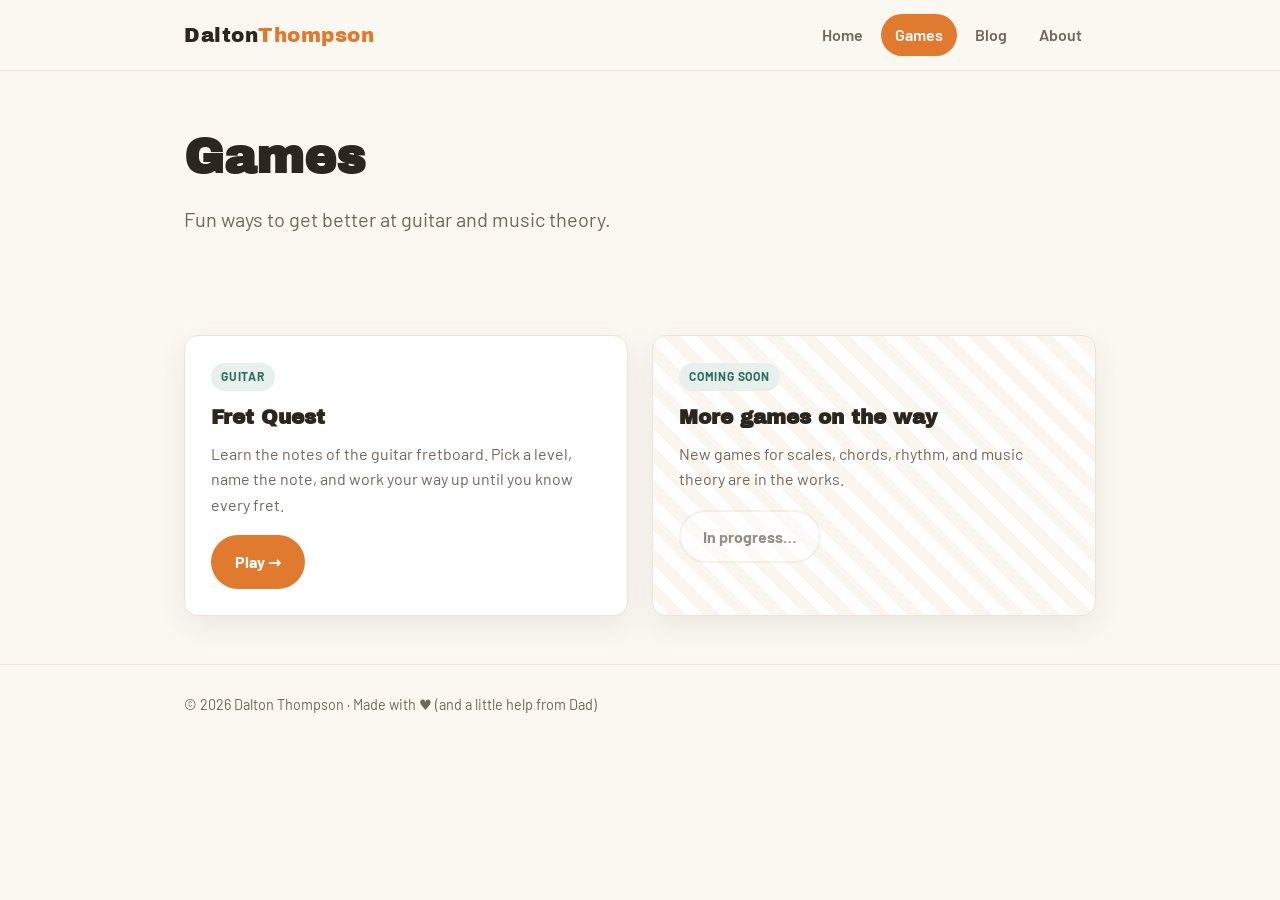
<file: games.html>
<!DOCTYPE html>
<html lang="en">
<head>
  <meta charset="UTF-8" />
  <meta name="viewport" content="width=device-width, initial-scale=1.0" />
  <title>Games — Dalton Thompson</title>
  <meta name="description" content="Educational games for learning guitar and music theory." />
  <link rel="preconnect" href="https://fonts.googleapis.com" />
  <link rel="preconnect" href="https://fonts.gstatic.com" crossorigin />
  <link href="https://fonts.googleapis.com/css2?family=Archivo+Black&family=Barlow:wght@400;500;600;700&display=swap" rel="stylesheet" />
  <link rel="stylesheet" href="assets/css/style.css" />
</head>
<body>
  <header class="site-header">
    <div class="container nav-wrap">
      <a class="brand" href="index.html">Dalton<span>Thompson</span></a>
      <nav class="nav" aria-label="Main">
        <a href="index.html">Home</a>
        <a href="games.html" class="active">Games</a>
        <a href="blog.html">Blog</a>
        <a href="about.html">About</a>
      </nav>
    </div>
  </header>

  <main>
    <section class="page-hero">
      <div class="container">
        <h1>Games</h1>
        <p class="lead">Fun ways to get better at guitar and music theory.</p>
      </div>
    </section>

    <section class="section">
      <div class="container">
        <div class="grid">
          <article class="card">
            <div class="card-body">
              <span class="tag">Guitar</span>
              <h3>Fret Quest</h3>
              <p>Learn the notes of the guitar fretboard. Pick a level, name the note, and work your way up until you know every fret.</p>
              <a class="btn btn-primary" href="fret-quest.html">Play →</a>
            </div>
          </article>

          <article class="card card-placeholder">
            <div class="card-body">
              <span class="tag">Coming soon</span>
              <h3>More games on the way</h3>
              <p>New games for scales, chords, rhythm, and music theory are in the works.</p>
              <span class="btn btn-ghost disabled">In progress…</span>
            </div>
          </article>
        </div>
      </div>
    </section>
  </main>

  <footer class="site-footer">
    <div class="container">
      <p>&copy; 2026 Dalton Thompson · Made with ♥ (and a little help from Dad)</p>
    </div>
  </footer>
</body>
</html>
</file>
<file: assets/css/style.css>
/* Dalton Thompson — personal site
   Warm, clean, music-themed design. */

:root {
  --bg: #fbf7f1;
  --surface: #ffffff;
  --ink: #2b2620;
  --muted: #6f675c;
  --accent: #e07a2f;
  --accent-dark: #c4651f;
  --secondary: #2f6e5e;
  --border: #ece4d8;
  --radius: 14px;
  --shadow: 0 10px 30px rgba(43, 38, 32, 0.08);
  --font-body: "Barlow", "Segoe UI", system-ui, -apple-system, sans-serif;
  --font-display: "Archivo Black", "Barlow", sans-serif;
}

* { box-sizing: border-box; }

html { scroll-behavior: smooth; }

body {
  margin: 0;
  font-family: var(--font-body);
  color: var(--ink);
  background: var(--bg);
  line-height: 1.6;
  -webkit-font-smoothing: antialiased;
}

.container {
  width: 100%;
  max-width: 960px;
  margin: 0 auto;
  padding: 0 24px;
}

/* Header / nav */
.site-header {
  position: sticky;
  top: 0;
  background: rgba(251, 247, 241, 0.92);
  backdrop-filter: blur(8px);
  border-bottom: 1px solid var(--border);
  z-index: 10;
}

.nav-wrap {
  display: flex;
  align-items: center;
  justify-content: space-between;
  flex-wrap: wrap;
  gap: 12px;
  padding-top: 14px;
  padding-bottom: 14px;
}

.brand {
  font-family: var(--font-display);
  font-size: 1.25rem;
  color: var(--ink);
  text-decoration: none;
  letter-spacing: 0.5px;
}

.brand span { color: var(--accent); }

.nav { display: flex; gap: 4px; flex-wrap: wrap; }

.nav a {
  color: var(--muted);
  text-decoration: none;
  font-weight: 600;
  padding: 8px 14px;
  border-radius: 999px;
  transition: color 0.15s, background 0.15s;
}

.nav a:hover { color: var(--ink); background: var(--border); }

.nav a.active { color: #fff; background: var(--accent); }

/* Hero */
.hero {
  padding: 72px 0 56px;
}

.hero h1 {
  font-family: var(--font-display);
  font-size: clamp(2.2rem, 6vw, 3.6rem);
  line-height: 1.1;
  margin: 0 0 16px;
}

.hero .accent { color: var(--accent); }

.lead {
  font-size: 1.25rem;
  color: var(--muted);
  max-width: 620px;
  margin: 0 0 28px;
}

.hero-actions { display: flex; gap: 12px; flex-wrap: wrap; }

/* Page hero (inner pages) */
.page-hero { padding: 48px 0 24px; }

.page-hero h1 {
  font-family: var(--font-display);
  font-size: clamp(2rem, 5vw, 3rem);
  margin: 0 0 8px;
}

/* Sections */
.section { padding: 48px 0; }
.section-alt { background: var(--surface); border-top: 1px solid var(--border); border-bottom: 1px solid var(--border); }

.section-title {
  font-family: var(--font-display);
  font-size: 1.6rem;
  margin: 0 0 20px;
}

.muted { color: var(--muted); }

/* Cards */
.grid {
  display: grid;
  grid-template-columns: repeat(auto-fit, minmax(260px, 1fr));
  gap: 24px;
}

.card {
  background: var(--surface);
  border: 1px solid var(--border);
  border-radius: var(--radius);
  box-shadow: var(--shadow);
  overflow: hidden;
}

.card-body { padding: 26px; }

.card h3 {
  font-family: var(--font-display);
  font-size: 1.25rem;
  margin: 10px 0 8px;
}

.card p { color: var(--muted); margin: 0 0 18px; }

.card-featured { max-width: 720px; }

.card-placeholder {
  background: repeating-linear-gradient(45deg, #fff, #fff 12px, #faf6ef 12px, #faf6ef 24px);
}

/* Tags */
.tag {
  display: inline-block;
  font-size: 0.75rem;
  font-weight: 700;
  text-transform: uppercase;
  letter-spacing: 0.8px;
  color: var(--secondary);
  background: #e7f0ec;
  padding: 4px 10px;
  border-radius: 999px;
}

/* Buttons */
.btn {
  display: inline-block;
  font-weight: 700;
  text-decoration: none;
  padding: 12px 22px;
  border-radius: 999px;
  border: 2px solid transparent;
  transition: transform 0.1s, box-shadow 0.15s, background 0.15s, color 0.15s;
}

.btn-primary { background: var(--accent); color: #fff; }
.btn-primary:hover { background: var(--accent-dark); transform: translateY(-1px); box-shadow: 0 8px 20px rgba(224, 122, 47, 0.35); }

.btn-ghost { border-color: var(--border); color: var(--ink); background: var(--surface); }
.btn-ghost:hover { border-color: var(--accent); color: var(--accent); }

.btn.disabled { opacity: 0.5; cursor: default; pointer-events: none; }

/* Footer */
.site-footer {
  border-top: 1px solid var(--border);
  padding: 28px 0;
  color: var(--muted);
  font-size: 0.9rem;
}

.site-footer p { margin: 0; }

/* Responsive */
@media (max-width: 560px) {
  .hero { padding: 48px 0 40px; }
  .nav-wrap { flex-direction: column; align-items: flex-start; }
}
</file>
